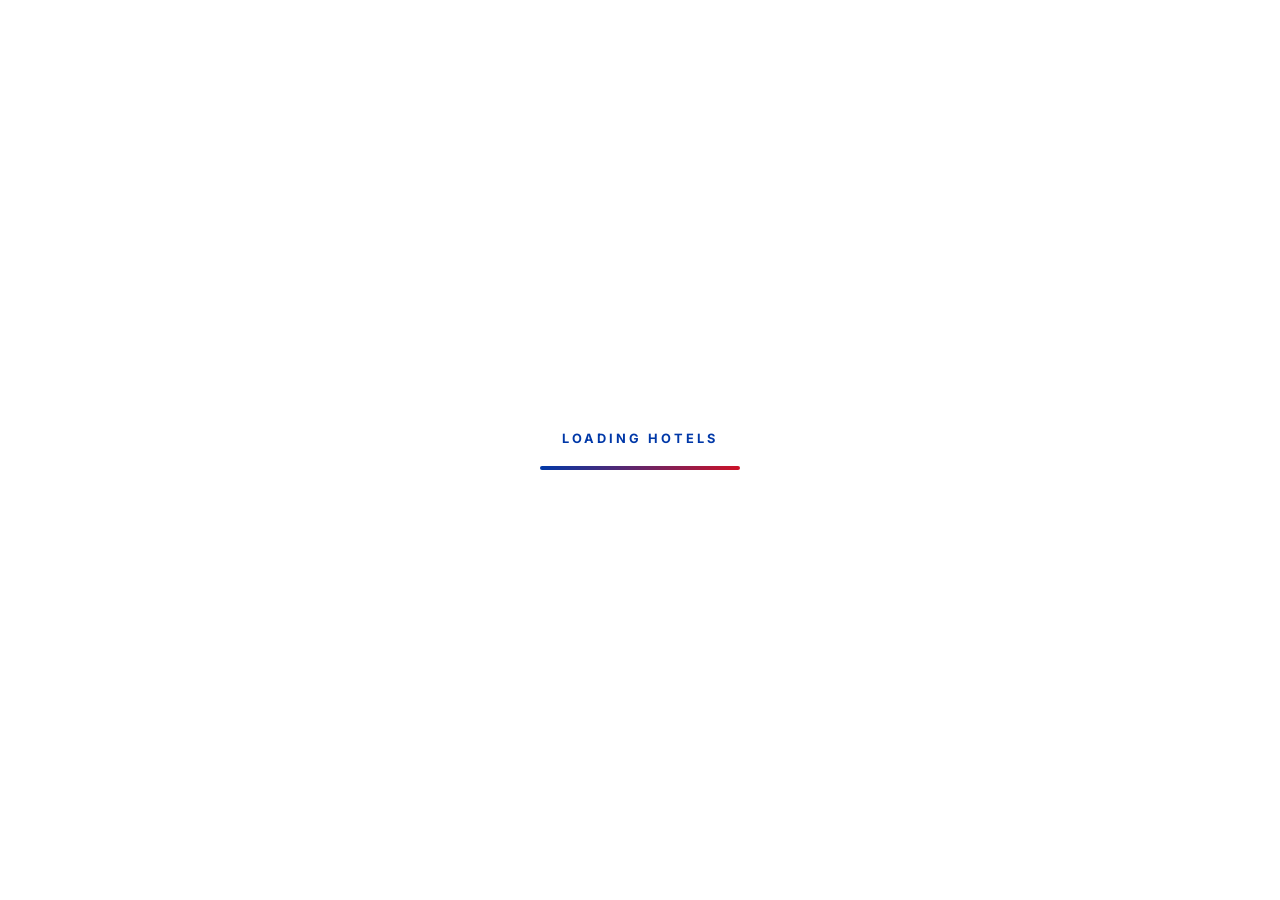
<file: hotels.html>
<!DOCTYPE html>
<html lang="en">
<head>
<meta charset="UTF-8" />
<meta name="viewport" content="width=device-width, initial-scale=1.0" />
<title>Hotels in La Union | ELYUNA</title>
<link rel="preconnect" href="https://fonts.googleapis.com" />
<link rel="preconnect" href="https://fonts.gstatic.com" crossorigin />
<link href="https://fonts.googleapis.com/css2?family=Inter:wght@400;500;600;700;800&display=swap" rel="stylesheet" />
<link rel="stylesheet" href="css/style.css" />
</head>
<body>
  <div class="bg-aura"></div>
  <div class="bg-grid"></div>

  <div id="loader">
    <div class="load-txt">Loading Hotels</div>
    <div class="load-bar"><i></i></div>
  </div>

  <nav>
    <a class="brand" href="index.html"><span class="dot"></span> <span><span class="b1">ELYU</span><span class="b2">NA</span></span></a>
    <button class="nav-toggle" aria-label="menu">&#9776;</button>
    <div class="nav-links">
      <a href="index.html">Tourist Spots</a>
      <a href="hotels.html" class="active">Hotels</a>
      <a href="index.html#intro">History</a>
      <span id="navAuth" style="display:contents"></span>
    </div>
  </nav>

  <header class="page-head">
    <div class="wrap">
      <h1>Hotels &amp; Resorts in <span class="accent">La Union</span></h1>
      <p>Find a place to stay near the beaches, then we'll suggest spots to explore around it.</p>
      <div class="search-box" style="margin-top:22px">
        <div class="searchbar">
          <svg class="search-ic" viewBox="0 0 24 24" width="18" height="18" fill="none" stroke="currentColor" stroke-width="2" stroke-linecap="round" stroke-linejoin="round" aria-hidden="true"><circle cx="11" cy="11" r="7"/><path d="M21 21l-4.3-4.3"/></svg>
          <input type="text" id="searchInput" placeholder="Search hotels by name, town, or type" aria-label="Search hotels" autocomplete="off" />
          <button type="button" class="search-btn" id="searchBtn">Search</button>
        </div>
        <div class="search-suggest" id="searchSuggest"></div>
      </div>
    </div>
  </header>

  <main class="cat-block">
    <div class="wrap">
      <div class="cat-head">
        <div>
          <div class="l-tag">Stay // Rest // Unwind</div>
          <h3>Where to Stay</h3>
        </div>
      </div>
      <p style="color:var(--muted);font-size:.84rem;margin:0 0 24px">
        Note: these are real La Union hotels. The nightly rates shown are sample figures for this project.
      </p>
      <div class="grid" id="hotelGrid"></div>
      <div class="empty" id="noResults" style="display:none">No hotels match your search.</div>
    </div>
  </main>

  <footer>
    <div class="wrap">
      <div class="f-title">Stay the night in <span class="accent">La Union</span></div>
      <p>Online Tour Guide &amp; Booking &bull; Reserve a hotel and discover nearby tourist spots.</p>
      <div class="f-nav">
        <a href="index.html">Spots</a><a href="hotels.html">Hotels</a><a href="trips.html">My Trips</a>
        <a href="login.html">Log in</a><a href="signup.html">Sign up</a>
      </div>
      <div class="credit">&copy; 2026 ELYUNA</div>
    </div>
  </footer>

  <div class="modal-back" id="modalBack"><div class="modal" id="modal"></div></div>

  <script src="js/app.js"></script>
  <script src="js/hotels.js"></script>
</body>
</html>
</file>
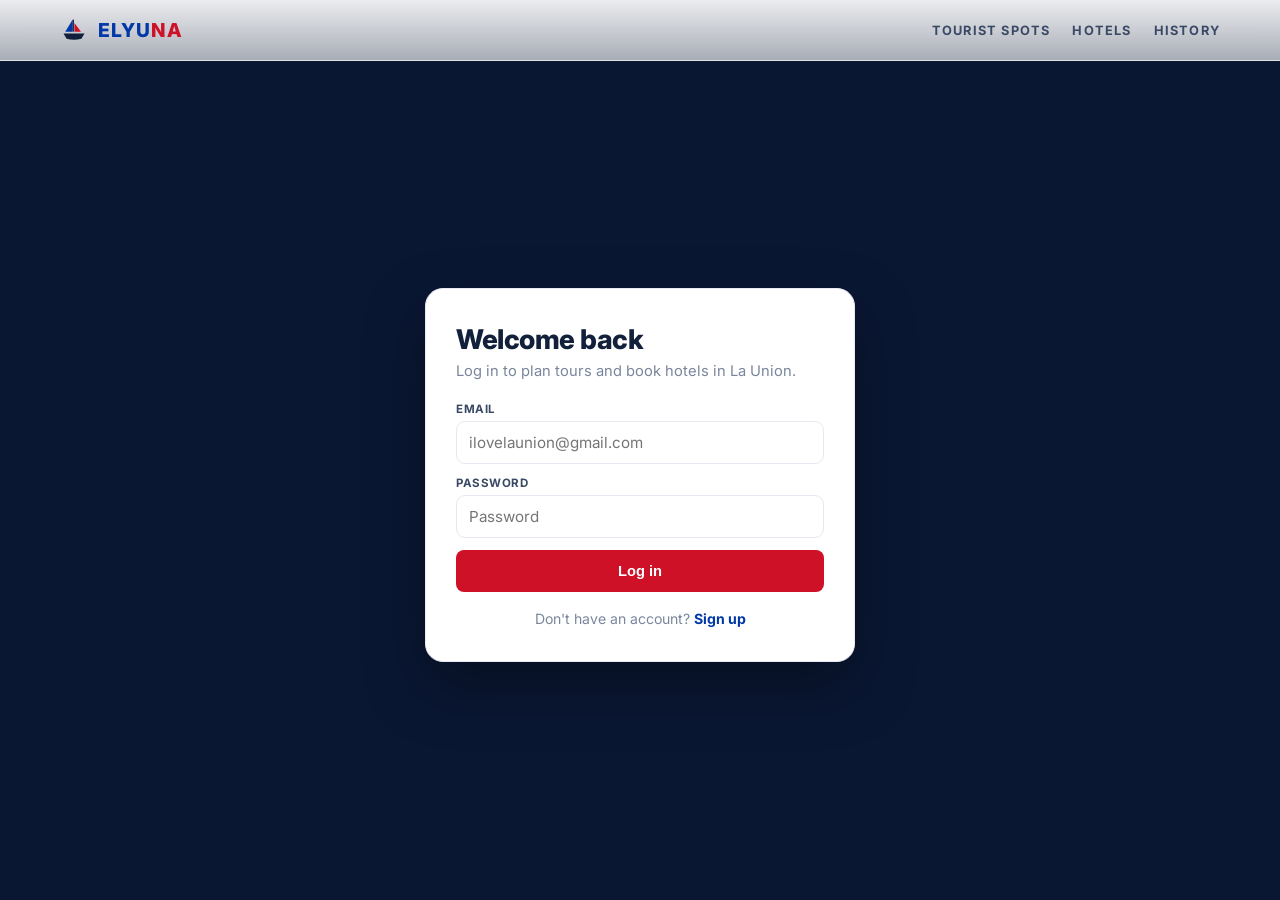
<file: login.html>
<!DOCTYPE html>
<html lang="en">
<head>
<meta charset="UTF-8" />
<meta name="viewport" content="width=device-width, initial-scale=1.0" />
<title>Log in | ELYUNA</title>
<link rel="preconnect" href="https://fonts.googleapis.com" />
<link rel="preconnect" href="https://fonts.gstatic.com" crossorigin />
<link href="https://fonts.googleapis.com/css2?family=Inter:wght@400;500;600;700;800&display=swap" rel="stylesheet" />
<link rel="stylesheet" href="css/style.css" />
</head>
<body>
  <div class="bg-aura"></div>
  <div class="bg-grid"></div>

  <nav>
    <a class="brand" href="index.html"><span class="dot"></span> <span><span class="b1">ELYU</span><span class="b2">NA</span></span></a>
    <div class="nav-links">
      <a href="index.html">Tourist Spots</a>
      <a href="hotels.html">Hotels</a>
      <a href="index.html#intro">History</a>
    </div>
  </nav>

  <div class="auth-wrap">
    <form class="auth-card" id="loginForm">
      <h1>Welcome back</h1>
      <p class="sub">Log in to plan tours and book hotels in La Union.</p>
      <div class="auth-err" id="err"></div>
      <div class="field">
        <label for="email">Email</label>
        <input type="email" id="email" placeholder="ilovelaunion@gmail.com" required />
      </div>
      <div class="field">
        <label for="password">Password</label>
        <input type="password" id="password" placeholder="Password" required />
      </div>
      <button type="submit" class="btn btn-red btn-block">Log in</button>
      <div class="auth-switch">Don't have an account? <a href="signup.html">Sign up</a></div>
    </form>
  </div>

  <script src="js/app.js"></script>
  <script>
    const form = document.getElementById("loginForm");
    const err = document.getElementById("err");
    form.addEventListener("submit", async function (e) {
      e.preventDefault();
      err.classList.remove("show");
      const email = document.getElementById("email").value;
      const password = document.getElementById("password").value;
      const res = await api("api/login.php", "POST", { email: email, password: password });
      if (!res.ok) {
        err.textContent = res.data.error || "Could not log in.";
        err.classList.add("show");
        return;
      }
      window.location.href = "trips.html";
    });
  </script>
</body>
</html>
</file>
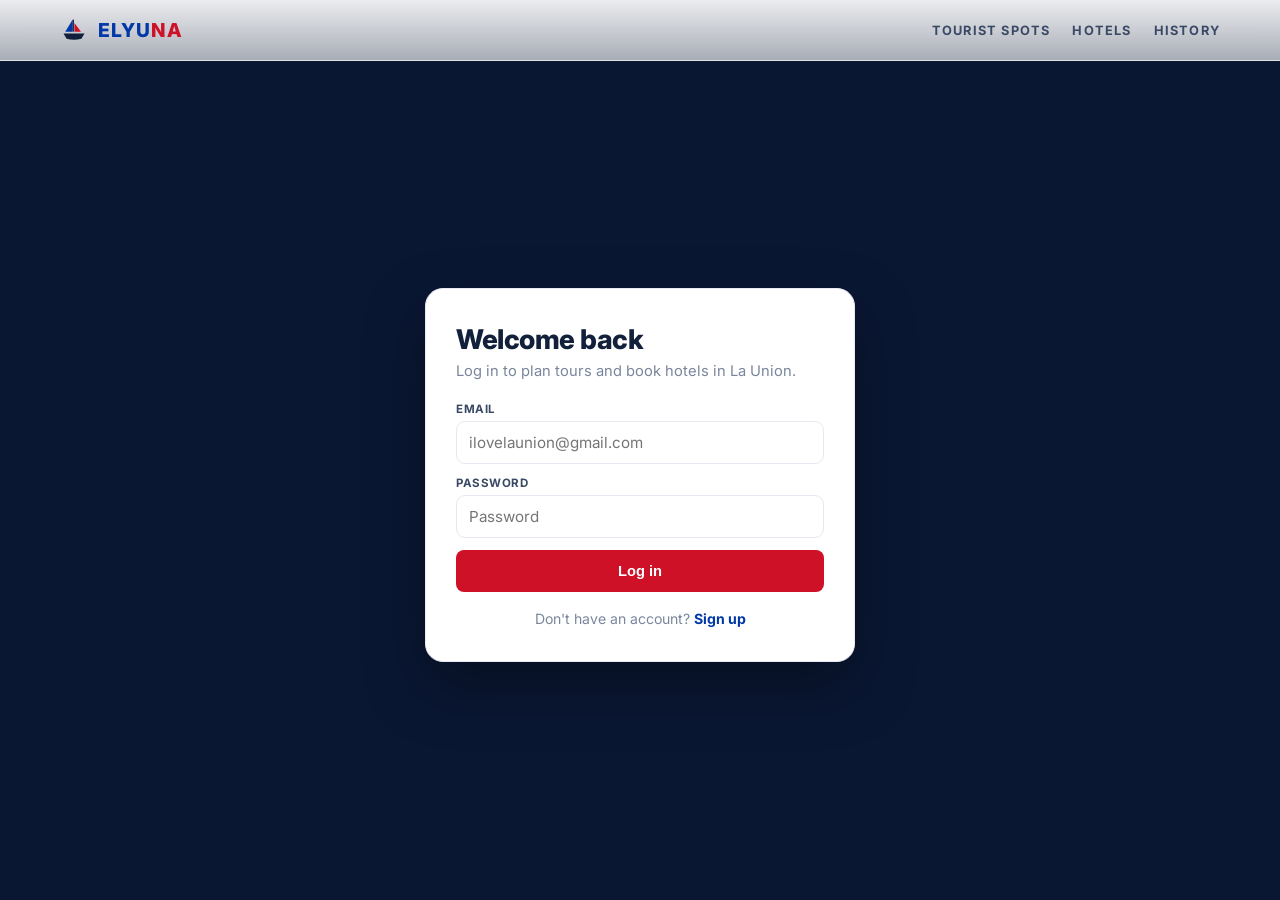
<file: profile.html>
<!DOCTYPE html>
<html lang="en">
<head>
<meta charset="UTF-8" />
<meta name="viewport" content="width=device-width, initial-scale=1.0" />
<title>My Profile | ELYUNA</title>
<link rel="preconnect" href="https://fonts.googleapis.com" />
<link rel="preconnect" href="https://fonts.gstatic.com" crossorigin />
<link href="https://fonts.googleapis.com/css2?family=Inter:wght@400;500;600;700;800&display=swap" rel="stylesheet" />
<link rel="stylesheet" href="css/style.css" />
</head>
<body>
  <div class="bg-aura"></div>
  <div class="bg-grid"></div>

  <nav>
    <a class="brand" href="index.html"><span class="dot"></span> <span><span class="b1">ELYU</span><span class="b2">NA</span></span></a>
    <button class="nav-toggle" aria-label="menu">&#9776;</button>
    <div class="nav-links">
      <a href="index.html">Tourist Spots</a>
      <a href="hotels.html">Hotels</a>
      <a href="index.html#intro">History</a>
      <span id="navAuth" style="display:contents"></span>
    </div>
  </nav>

  <div class="auth-wrap">
    <form class="auth-card" id="profileForm" style="width:min(480px,100%)">
      <h1>My Profile</h1>
      <p class="sub">Update your password below.</p>
      <div class="auth-err" id="err"></div>
      <div class="auth-ok" id="ok"></div>

      <div class="field">
        <label for="name">Full name</label>
        <input type="text" id="name" readonly />
      </div>
      <div class="field">
        <label for="email">Email</label>
        <input type="email" id="email" readonly />
      </div>

      <div style="border-top:1px solid var(--line); margin:18px 0; padding-top:16px">
        <p class="sub" style="margin:0 0 14px">Change password</p>
        <div class="field">
          <label for="password">New password</label>
          <input type="password" id="password" placeholder="New password" />
        </div>
        <ul class="pw-reqs" id="pwReqs">
          <li data-rule="len"><span class="tick"></span> At least 8 characters</li>
          <li data-rule="upper"><span class="tick"></span> One uppercase letter</li>
          <li data-rule="lower"><span class="tick"></span> One lowercase letter</li>
          <li data-rule="num"><span class="tick"></span> One number</li>
        </ul>
        <div class="field">
          <label for="confirm">Confirm new password</label>
          <input type="password" id="confirm" placeholder="Re-type new password" />
          <div class="match-hint" id="matchHint"></div>
        </div>
      </div>

      <button type="submit" class="btn btn-red btn-block">Save changes</button>
    </form>
  </div>

  <script src="js/app.js"></script>
  <script>
    const form = document.getElementById("profileForm");
    const err = document.getElementById("err");
    const ok = document.getElementById("ok");
    const nameInput = document.getElementById("name");
    const emailInput = document.getElementById("email");
    const pwInput = document.getElementById("password");
    const confirmInput = document.getElementById("confirm");
    const matchHint = document.getElementById("matchHint");
    const reqs = document.getElementById("pwReqs");

    // same rules the server checks (and the same live checklist as sign up).
    function checkPassword(pw) {
      return { len: pw.length >= 8, upper: /[A-Z]/.test(pw), lower: /[a-z]/.test(pw), num: /[0-9]/.test(pw) };
    }

    function updateMatch() {
      if (!confirmInput.value && !pwInput.value) { matchHint.textContent = ""; matchHint.className = "match-hint"; return; }
      if (confirmInput.value === pwInput.value) {
        matchHint.textContent = "Passwords match";
        matchHint.className = "match-hint ok";
      } else {
        matchHint.textContent = "Passwords do not match yet";
        matchHint.className = "match-hint bad";
      }
    }
    // update the live checklist as the user types, just like sign up.
    pwInput.addEventListener("input", function () {
      const result = checkPassword(pwInput.value);
      reqs.querySelectorAll("li").forEach(function (li) {
        const met = result[li.dataset.rule];
        li.classList.toggle("met", met);
        li.querySelector(".tick").innerHTML = met ? ICONS.check : "";
      });
      updateMatch();
    });
    confirmInput.addEventListener("input", updateMatch);

    form.addEventListener("submit", async function (e) {
      e.preventDefault();
      err.classList.remove("show");
      ok.classList.remove("show");
      if (pwInput.value) {
        const result = checkPassword(pwInput.value);
        if (!result.len || !result.upper || !result.lower || !result.num) {
          err.textContent = "Please meet all the password requirements below.";
          err.classList.add("show");
          return;
        }
        if (pwInput.value !== confirmInput.value) {
          err.textContent = "The new passwords do not match.";
          err.classList.add("show");
          return;
        }
      }
      const body = { name: nameInput.value, email: emailInput.value };
      if (pwInput.value) { body.password = pwInput.value; body.confirm = confirmInput.value; }
      const res = await api("api/profile.php", "POST", body);
      if (!res.ok) {
        err.textContent = res.data.error || "Could not save your changes.";
        err.classList.add("show");
        return;
      }
      ok.textContent = "Your profile has been updated.";
      ok.classList.add("show");
      pwInput.value = ""; confirmInput.value = ""; updateMatch();
      CURRENT_USER = res.data.user;
      renderNavUser();
    });

    window.addEventListener("load", async function () {
      setupNavToggle();
      await loadUser();
      if (!CURRENT_USER) { window.location.href = "login.html"; return; }
      renderNavUser();
      nameInput.value = CURRENT_USER.name;
      emailInput.value = CURRENT_USER.email;
    });
  </script>
</body>
</html>
</file>
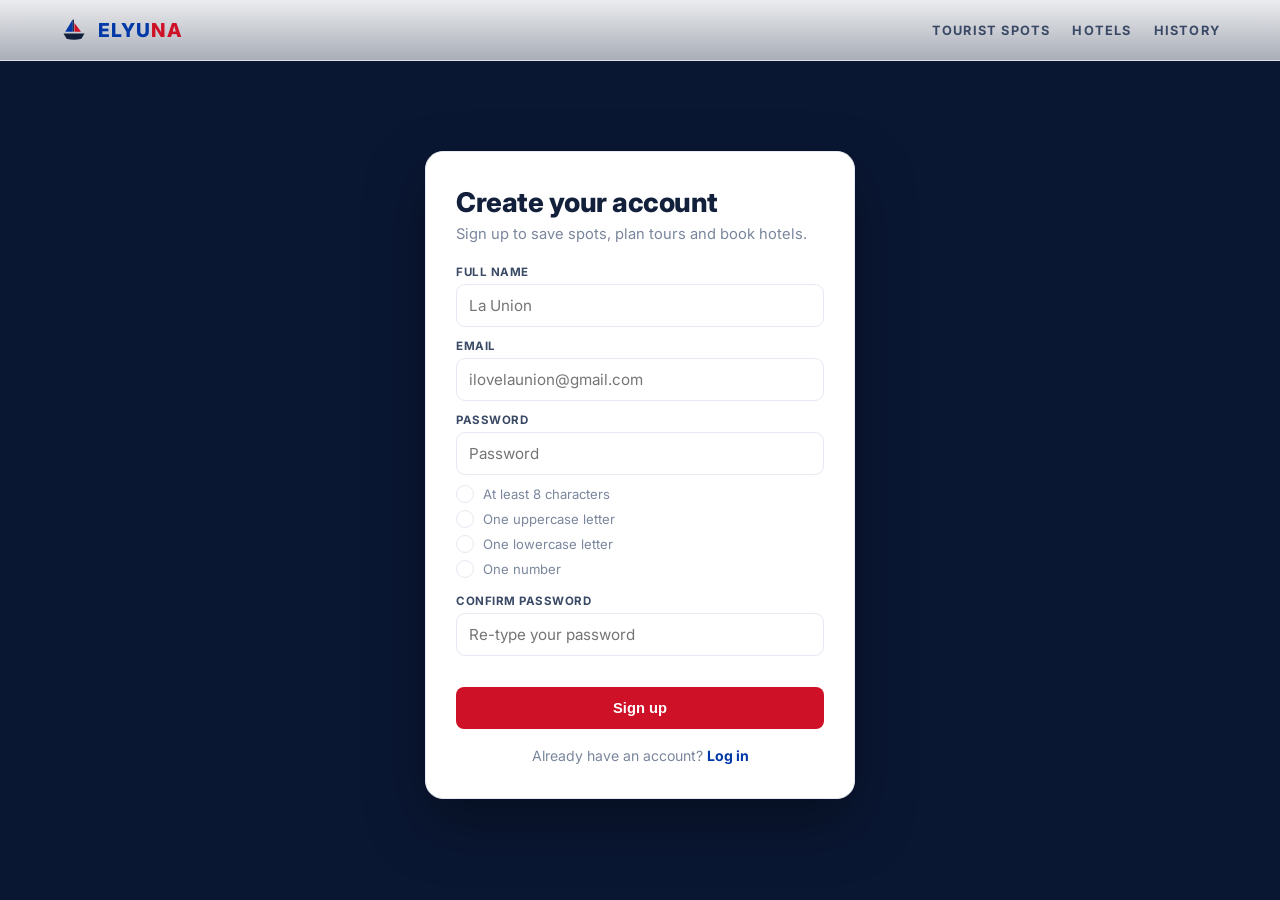
<file: signup.html>
<!DOCTYPE html>
<html lang="en">
<head>
<meta charset="UTF-8" />
<meta name="viewport" content="width=device-width, initial-scale=1.0" />
<title>Sign up | ELYUNA</title>
<link rel="preconnect" href="https://fonts.googleapis.com" />
<link rel="preconnect" href="https://fonts.gstatic.com" crossorigin />
<link href="https://fonts.googleapis.com/css2?family=Inter:wght@400;500;600;700;800&display=swap" rel="stylesheet" />
<link rel="stylesheet" href="css/style.css" />
</head>
<body>
  <div class="bg-aura"></div>
  <div class="bg-grid"></div>

  <nav>
    <a class="brand" href="index.html"><span class="dot"></span> <span><span class="b1">ELYU</span><span class="b2">NA</span></span></a>
    <div class="nav-links">
      <a href="index.html">Tourist Spots</a>
      <a href="hotels.html">Hotels</a>
      <a href="index.html#intro">History</a>
    </div>
  </nav>

  <div class="auth-wrap">
    <form class="auth-card" id="signupForm">
      <h1>Create your account</h1>
      <p class="sub">Sign up to save spots, plan tours and book hotels.</p>
      <div class="auth-err" id="err"></div>
      <div class="field">
        <label for="name">Full name</label>
        <input type="text" id="name" placeholder="La Union" required />
      </div>
      <div class="field">
        <label for="email">Email</label>
        <input type="email" id="email" placeholder="ilovelaunion@gmail.com" required />
      </div>
      <div class="field">
        <label for="password">Password</label>
        <input type="password" id="password" placeholder="Password" required />
      </div>
      <ul class="pw-reqs" id="pwReqs">
        <li data-rule="len"><span class="tick"></span> At least 8 characters</li>
        <li data-rule="upper"><span class="tick"></span> One uppercase letter</li>
        <li data-rule="lower"><span class="tick"></span> One lowercase letter</li>
        <li data-rule="num"><span class="tick"></span> One number</li>
      </ul>
      <div class="field">
        <label for="confirm">Confirm password</label>
        <input type="password" id="confirm" placeholder="Re-type your password" required />
        <div class="match-hint" id="matchHint"></div>
      </div>
      <button type="submit" class="btn btn-red btn-block">Sign up</button>
      <div class="auth-switch">Already have an account? <a href="login.html">Log in</a></div>
    </form>
  </div>

  <script src="js/app.js"></script>
  <script>
    const form = document.getElementById("signupForm");
    const err = document.getElementById("err");
    const pwInput = document.getElementById("password");
    const confirmInput = document.getElementById("confirm");
    const matchHint = document.getElementById("matchHint");
    const reqs = document.getElementById("pwReqs");

    // Show whether the confirm field matches as the user types.
    function updateMatch() {
      if (!confirmInput.value) { matchHint.textContent = ""; matchHint.className = "match-hint"; return; }
      if (confirmInput.value === pwInput.value) {
        matchHint.textContent = "Passwords match";
        matchHint.className = "match-hint ok";
      } else {
        matchHint.textContent = "Passwords do not match yet";
        matchHint.className = "match-hint bad";
      }
    }
    confirmInput.addEventListener("input", updateMatch);

    // The same rules the server checks. Returns which ones currently pass.
    function checkPassword(pw) {
      return {
        len: pw.length >= 8,
        upper: /[A-Z]/.test(pw),
        lower: /[a-z]/.test(pw),
        num: /[0-9]/.test(pw)
      };
    }

    // Update the little checklist live as the user types.
    pwInput.addEventListener("input", function () {
      const result = checkPassword(pwInput.value);
      reqs.querySelectorAll("li").forEach(function (li) {
        const ok = result[li.dataset.rule];
        li.classList.toggle("met", ok);
        li.querySelector(".tick").innerHTML = ok ? ICONS.check : "";
      });
      updateMatch();
    });

    form.addEventListener("submit", async function (e) {
      e.preventDefault();
      err.classList.remove("show");
      const name = document.getElementById("name").value;
      const email = document.getElementById("email").value;
      const password = pwInput.value;
      const confirm = confirmInput.value;

      // Don't even send it if the password doesn't meet the rules yet.
      const result = checkPassword(password);
      if (!result.len || !result.upper || !result.lower || !result.num) {
        err.textContent = "Please meet all the password requirements below.";
        err.classList.add("show");
        return;
      }
      if (password !== confirm) {
        err.textContent = "The passwords do not match.";
        err.classList.add("show");
        return;
      }
      const res = await api("api/signup.php", "POST", { name: name, email: email, password: password, confirm: confirm });
      if (!res.ok) {
        err.textContent = res.data.error || "Could not sign up.";
        err.classList.add("show");
        return;
      }
      window.location.href = "trips.html";
    });
  </script>
</body>
</html>
</file>
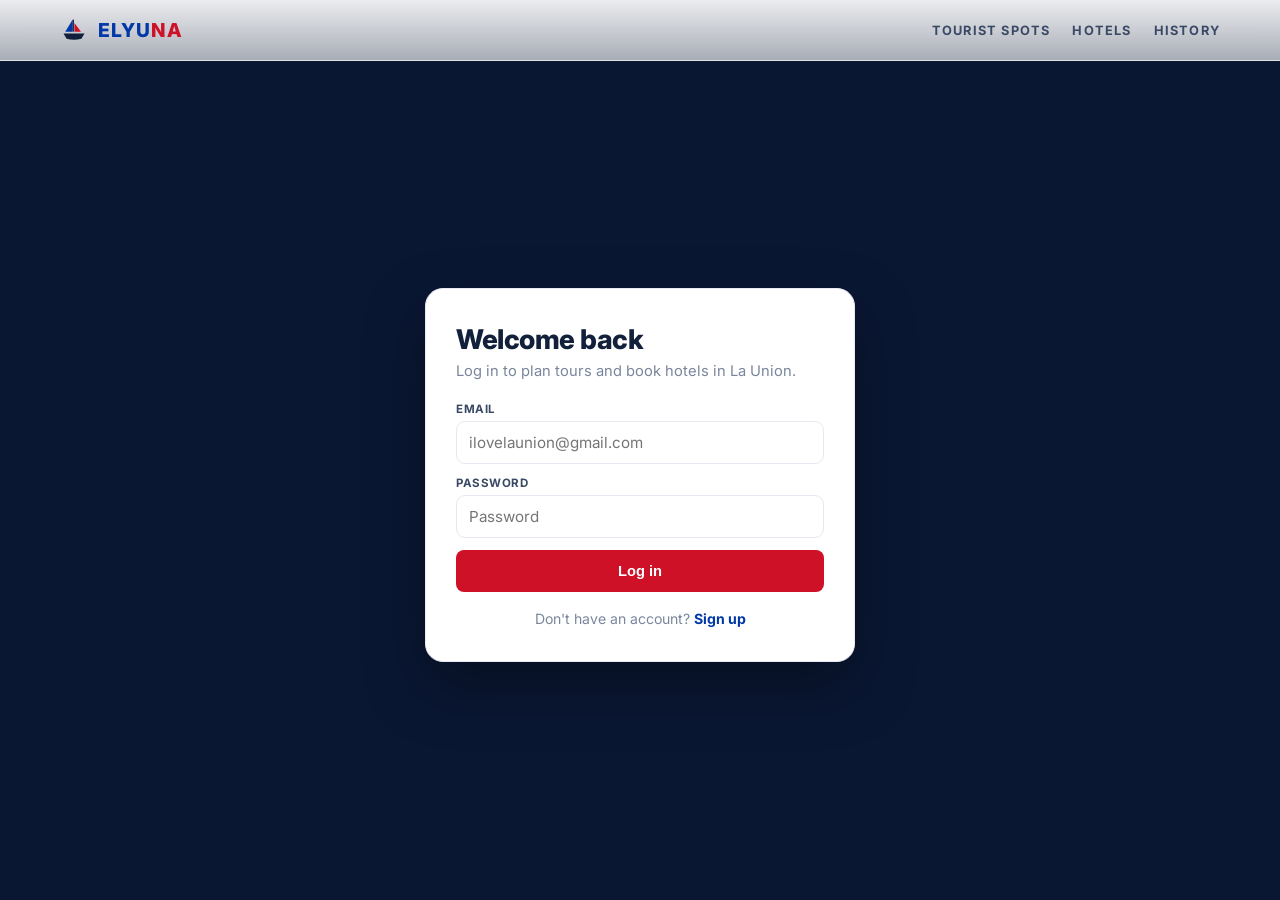
<file: trips.html>
<!DOCTYPE html>
<html lang="en">
<head>
<meta charset="UTF-8" />
<meta name="viewport" content="width=device-width, initial-scale=1.0" />
<title>My Trips | ELYUNA</title>
<link rel="preconnect" href="https://fonts.googleapis.com" />
<link rel="preconnect" href="https://fonts.gstatic.com" crossorigin />
<link href="https://fonts.googleapis.com/css2?family=Inter:wght@400;500;600;700;800&display=swap" rel="stylesheet" />
<link rel="stylesheet" href="css/style.css" />
</head>
<body>
  <div class="bg-aura"></div>
  <div class="bg-grid"></div>

  <div id="loader">
    <div class="load-txt">Loading Your Trips</div>
    <div class="load-bar"><i></i></div>
  </div>

  <nav>
    <a class="brand" href="index.html"><span class="dot"></span> <span><span class="b1">ELYU</span><span class="b2">NA</span></span></a>
    <button class="nav-toggle" aria-label="menu">&#9776;</button>
    <div class="nav-links">
      <a href="index.html">Tourist Spots</a>
      <a href="hotels.html">Hotels</a>
      <a href="index.html#intro">History</a>
      <span id="navAuth" style="display:contents"></span>
    </div>
  </nav>

  <header class="page-head">
    <div class="wrap">
      <h1>My Trips</h1>
      <p id="welcomeLine">Your saved spots, planned tours and hotel reservations.</p>
    </div>
  </header>

  <main class="wrap">
    <div class="tabs">
      <div class="tab active" data-tab="bookings">Bookings</div>
      <div class="tab" data-tab="saved">Saved</div>
    </div>

    <div class="panel show" id="panel-bookings"></div>
    <div class="panel" id="panel-saved"></div>
  </main>

  <div class="modal-back" id="modalBack"><div class="modal" id="modal"></div></div>

  <script src="js/app.js"></script>
  <script src="js/trips.js"></script>
</body>
</html>
</file>
<file: css/style.css>
/* Shared styles for the La Union Tour site.
   Layout/structure is based on our tour-guide mockup (big hero, count-up
   stats, category blocks, glass cards, modal). The colors come from the
   La Union / Philippine flag posters: red, royal blue, gold and white.
   Font is Inter (taken from our Klook mockup). */

:root {
  --red:      #ce1126;
  --red-d:    #a60d1d;
  --blue:     #0038a8;
  --blue-d:   #002a7a;
  --gold:     #f5a800;
  --ink:      #13203b;
  --ink-soft: #3a4a66;
  --muted:    #7a869c;
  --line:     #e6e9f1;
  --bg:       #ffffff;
  --bg-soft:  #f4f7fc;
  --star:     #f5a623;
  --green:    #0a8754;
  --grad-text:  linear-gradient(100deg, #0038a8 0%, #2f5bd0 45%, #ce1126 105%);
  --grad-brand: linear-gradient(120deg, #0038a8, #ce1126);
  --panel:      #ffffff;
  --panel-line: #e6e9f1;
  /* placeholder card colors per category */
  --c-beaches:   #0038a8;
  --c-mountains: #1c2f6b;
  --c-food:      #ce1126;
  --c-culture:   #c98a1a;
}

* { margin: 0; padding: 0; box-sizing: border-box; }
html { scroll-behavior: smooth; scroll-padding-top: 80px; }
body {
  background: var(--bg);
  color: var(--ink);
  font-family: 'Inter', system-ui, sans-serif;
  -webkit-font-smoothing: antialiased;
  overflow-x: hidden;
}
::selection { background: var(--red); color: #fff; }
a { color: inherit; text-decoration: none; }
img { display: block; }

/* soft background auras + faint grid (light version of the mockup's glow layer) */
.bg-aura {
  position: fixed; inset: 0; z-index: -2;
  background:
    radial-gradient(55% 45% at 12% 8%, rgba(0,56,168,0.10), transparent 60%),
    radial-gradient(50% 40% at 88% 14%, rgba(206,17,38,0.08), transparent 60%),
    radial-gradient(60% 55% at 50% 105%, rgba(245,168,0,0.07), transparent 60%),
    var(--bg);
}
.bg-grid {
  position: fixed; inset: 0; z-index: -1; opacity: 0.5;
  background-image:
    linear-gradient(rgba(19,32,59,0.04) 1px, transparent 1px),
    linear-gradient(90deg, rgba(19,32,59,0.04) 1px, transparent 1px);
  background-size: 54px 54px;
  mask-image: radial-gradient(circle at 50% 25%, #000 25%, transparent 78%);
  -webkit-mask-image: radial-gradient(circle at 50% 25%, #000 25%, transparent 78%);
}

/* ---------------- Nav ---------------- */
nav {
  position: fixed; top: 0; left: 0; right: 0; z-index: 50;
  display: flex; align-items: center; justify-content: space-between;
  padding: 16px clamp(18px, 5vw, 60px);
  backdrop-filter: blur(10px);
  background: linear-gradient(180deg, rgba(255,255,255,0.92), rgba(255,255,255,0.65));
  border-bottom: 1px solid rgba(19,32,59,0.06);
}
.brand {
  font-weight: 800; font-size: 1.2rem; letter-spacing: 1px; color: var(--ink);
  display: flex; align-items: center; gap: 10px;
}
.brand-logo { width: 28px; height: 28px; flex: 0 0 auto; }
.brand .b1 { color: var(--blue); }
.brand .b2 { color: var(--red); }
.nav-links { display: flex; gap: 22px; align-items: center; }
.nav-links a {
  color: var(--ink-soft); font-size: .8rem; font-weight: 700; letter-spacing: 1.2px;
  text-transform: uppercase; position: relative; transition: color .25s;
}
.nav-links a::after {
  content: ''; position: absolute; left: 0; bottom: -6px; height: 2px; width: 0;
  background: var(--grad-brand); transition: width .3s;
}
.nav-links a:hover { color: var(--ink); }
.nav-links a:hover::after { width: 100%; }
.nav-links a.active { color: var(--red); }

/* nav hover menus (categories under Tourist Spots, types under Hotels) */
.nav-item { position: relative; display: inline-flex; align-items: center; }
.nav-drop {
  position: absolute; top: 100%; left: 50%; transform: translateX(-50%); min-width: 210px;
  background: #fff; border: 1px solid var(--line); border-radius: 10px; box-shadow: 0 12px 30px rgba(19,32,59,.16);
  padding: 6px; margin-top: 10px; display: none; z-index: 60;
}
.nav-drop::before { content: ''; position: absolute; top: -12px; left: 0; right: 0; height: 12px; }
.nav-item:hover .nav-drop, .nav-item:focus-within .nav-drop { display: block; }
.nav-links .nav-drop a {
  display: block; padding: 9px 12px; border-radius: 7px; font-size: .84rem; font-weight: 600;
  color: var(--ink); text-transform: none; letter-spacing: 0;
}
.nav-links .nav-drop a::after { display: none; }
.nav-links .nav-drop a:hover { background: var(--bg-soft); color: var(--blue); }
.nav-cta { color: #fff !important; background: var(--red); padding: 9px 16px; border-radius: 7px; letter-spacing: 1px; }
.nav-cta::after { display: none; }
.nav-cta:hover { background: var(--red-d); color: #fff !important; }
.nav-ghost { border: 1px solid var(--line); padding: 9px 16px; border-radius: 7px; }
.nav-ghost::after { display: none; }
.nav-user { font-weight: 700; color: var(--blue); font-size: .8rem; text-transform: none; letter-spacing: 0; }
.nav-user::after { display: none; }

/* account dropdown */
.acct { position: relative; display: inline-block; }
.acct-btn {
  display: inline-flex; align-items: center; gap: 7px; background: #fff; border: 1px solid var(--line);
  border-radius: 7px; padding: 8px 14px; font-family: inherit; font-weight: 700; font-size: .8rem;
  letter-spacing: 1px; text-transform: uppercase; color: var(--blue); cursor: pointer;
}
.acct-btn:hover { border-color: var(--blue); }
.acct-btn::after {
  content: ''; width: 0; height: 0; border-left: 4px solid transparent; border-right: 4px solid transparent;
  border-top: 5px solid currentColor;
}
.acct-drop {
  position: absolute; top: calc(100% + 8px); right: 0; background: #fff; border: 1px solid var(--line);
  border-radius: 10px; box-shadow: 0 12px 30px rgba(19,32,59,.14); min-width: 190px; padding: 6px; display: none; z-index: 60;
}
.acct-drop.open { display: block; }
.nav-links .acct-drop a {
  display: block; padding: 10px 12px; border-radius: 7px; font-size: .86rem; font-weight: 600;
  color: var(--ink); text-transform: none; letter-spacing: 0;
}
.nav-links .acct-drop a::after { display: none; }
.nav-links .acct-drop a:hover { background: var(--bg-soft); color: var(--blue); }

/* saved (heart) icon button in the nav */
.nav-links a.nav-icon { position: relative; display: inline-flex; align-items: center; color: var(--ink-soft); padding: 4px 2px; }
.nav-links a.nav-icon::after { display: none; }
.nav-links a.nav-icon:hover { color: var(--red); }
.saved-count {
  display: none; position: absolute; top: -5px; right: -7px; min-width: 16px; height: 16px;
  padding: 0 4px; box-sizing: border-box; border-radius: 9px; background: var(--red); color: #fff;
  font-size: .62rem; font-weight: 800; line-height: 16px; text-align: center;
}
.saved-count.show { display: block; }

/* generic inline icon alignment */
.ic { vertical-align: middle; }
.card-rating .ic, .modal-rating .ic { vertical-align: -2px; margin-right: 3px; }
.nav-toggle { display: none; background: none; border: 0; color: var(--ink); font-size: 1.6rem; cursor: pointer; }

/* ---------------- Buttons ---------------- */
/* Flat, solid buttons like a real booking site (no gradients, glow or hover-lift). */
.btn {
  font-weight: 700; font-size: .92rem;
  cursor: pointer; padding: 13px 26px; border: 0; border-radius: 8px; text-decoration: none;
  display: inline-flex; align-items: center; justify-content: center; gap: 8px;
  transition: background-color .15s, border-color .15s, color .15s; color: #fff;
}
.btn-primary { background: var(--blue); }
.btn-primary:hover { background: var(--blue-d); }
.btn-red { background: var(--red); }
.btn-red:hover { background: var(--red-d); }
.btn-blue { background: var(--blue); }
.btn-blue:hover { background: var(--blue-d); }
.btn-ghost { background: #fff; border: 1px solid var(--line); color: var(--blue); }
.btn-ghost:hover { background: var(--bg-soft); border-color: var(--blue); }
.btn-block { width: 100%; }

/* ---------------- Hero (video background) ---------------- */
.hero {
  position: relative; height: 100vh; min-height: 620px; width: 100%; overflow: hidden;
  background: var(--grad-brand); /* fallback shown until/if the video loads */
}
.hero-video {
  position: absolute; inset: 0; width: 100%; height: 100%; object-fit: cover; z-index: 0;
}
/* darkening overlay so the hero text stays readable over the video */
.hero-shade {
  position: absolute; inset: 0; z-index: 1;
  background:
    linear-gradient(180deg, rgba(8,20,45,0.55) 0%, rgba(8,20,45,0.32) 38%, rgba(8,20,45,0.62) 100%),
    linear-gradient(110deg, rgba(0,56,168,0.30), rgba(206,17,38,0.22));
}
.hero-overlay {
  position: absolute; inset: 0; z-index: 2;
  display: flex; flex-direction: column; align-items: center; justify-content: center;
  text-align: center; padding: 0 20px; pointer-events: none;
}
.hero-overlay > * { animation: heroIn .9s cubic-bezier(.2,.7,.2,1) both; }
.hero-kicker { animation-delay: .15s; }
.hero-title { animation-delay: .3s; }
.hero-sub { animation-delay: .5s; }
.hero-cta { animation-delay: .7s; }
@keyframes heroIn { from { opacity: 0; transform: translateY(22px); } to { opacity: 1; transform: none; } }
.hero-kicker {
  font-weight: 700; letter-spacing: 5px; font-size: clamp(.7rem, 2vw, .92rem);
  color: var(--gold); text-transform: uppercase; margin-bottom: 14px;
  text-shadow: 0 2px 14px rgba(0,0,0,.45);
}
.hero-title {
  font-weight: 800; font-size: clamp(3.2rem, 14vw, 10rem); line-height: .92;
  color: #fff; text-transform: uppercase; letter-spacing: -2px;
  text-shadow: 0 6px 34px rgba(0,0,0,.45);
}
.hero-sub {
  margin-top: 18px; max-width: 560px; color: rgba(255,255,255,0.92);
  font-size: clamp(.95rem, 2.4vw, 1.12rem); line-height: 1.55;
  text-shadow: 0 2px 18px rgba(0,0,0,.5);
}
.hero-cta { pointer-events: auto; margin-top: 32px; display: inline-flex; gap: 14px; flex-wrap: wrap; justify-content: center; }
.scroll-hint {
  position: absolute; bottom: 26px; left: 50%; transform: translateX(-50%); z-index: 3;
  color: rgba(255,255,255,0.85); font-size: .68rem; letter-spacing: 3px; text-transform: uppercase;
  display: flex; flex-direction: column; align-items: center; gap: 8px;
}
.scroll-hint .mouse { width: 22px; height: 36px; border: 2px solid rgba(255,255,255,0.7); border-radius: 12px; position: relative; }
.scroll-hint .mouse::after {
  content: ''; position: absolute; top: 6px; left: 50%; transform: translateX(-50%);
  width: 3px; height: 7px; background: #fff; border-radius: 2px; animation: wheel 1.5s infinite;
}
@keyframes wheel { 0% { opacity: 1; top: 6px; } 100% { opacity: 0; top: 18px; } }

/* ---------------- Sections ---------------- */
section { position: relative; z-index: 2; }
.wrap { max-width: 1240px; margin: 0 auto; padding: 0 clamp(18px, 5vw, 48px); }

.intro { padding: clamp(80px, 14vh, 150px) 0; text-align: center; }
.intro h2 { font-weight: 800; font-size: clamp(1.8rem, 5vw, 3rem); color: var(--ink); line-height: 1.06; margin-bottom: 20px; }
.intro h2 .accent { background: var(--grad-text); -webkit-background-clip: text; background-clip: text; color: transparent; }
.intro p { max-width: 680px; margin: 0 auto; color: var(--ink-soft); font-size: 1.06rem; line-height: 1.7; }
.stats { display: flex; flex-wrap: wrap; justify-content: center; gap: clamp(24px, 6vw, 72px); margin-top: 50px; }
.stat .num { font-weight: 800; font-size: clamp(2.2rem, 6vw, 3.4rem); background: var(--grad-text); -webkit-background-clip: text; background-clip: text; color: transparent; }
.stat .lbl { color: var(--muted); letter-spacing: 2px; text-transform: uppercase; font-size: .72rem; font-weight: 600; margin-top: 4px; }

/* search bar + suggestions dropdown */
.search-sec { padding: clamp(40px, 7vh, 72px) 0 clamp(34px, 5vh, 52px); position: relative; z-index: 30; }
.search-box { position: relative; max-width: 680px; margin: 0 auto; }
.searchbar { display: flex; align-items: center; gap: 12px; background: #fff; border: 1.5px solid #cdd5e2; border-radius: 14px; padding: 6px 6px 6px 20px; box-shadow: 0 8px 22px rgba(19,32,59,.10); }
.searchbar:focus-within { border-color: var(--blue); box-shadow: 0 8px 22px rgba(0,56,168,.16); }
.searchbar .search-ic { color: var(--muted); flex: 0 0 auto; }
.searchbar input { flex: 1; border: 0; outline: 0; background: transparent; font-family: inherit; font-size: 1.08rem; color: var(--ink); padding: 14px 6px; }
.search-btn { flex: 0 0 auto; background: var(--blue); color: #fff; border: 0; border-radius: 10px; padding: 13px 26px; font-family: inherit; font-weight: 700; font-size: .95rem; cursor: pointer; transition: background-color .15s; }
.search-btn:hover { background: var(--blue-d); }

.search-suggest {
  position: absolute; top: calc(100% + 6px); left: 0; right: 0; background: #fff;
  border: 1px solid var(--line); border-radius: 12px; box-shadow: 0 12px 30px rgba(19,32,59,.16);
  overflow: hidden; z-index: 40; display: none; text-align: left;
}
.search-suggest.open { display: block; }
.suggest-row { display: flex; align-items: center; gap: 10px; padding: 12px 16px; cursor: pointer; border-bottom: 1px solid var(--line); }
.suggest-row:last-child { border-bottom: 0; }
.suggest-row:hover { background: var(--bg-soft); }
.suggest-row .sr-name { font-weight: 600; font-size: .92rem; color: var(--ink); }
.suggest-row .sr-meta { color: var(--muted); font-size: .8rem; margin-left: auto; }
.suggest-empty { padding: 14px 16px 6px; color: var(--muted); font-size: .86rem; }
.suggest-chips { display: flex; gap: 8px; flex-wrap: wrap; padding: 8px 16px 14px; }
.suggest-chip { background: var(--bg-soft); border: 1px solid var(--line); border-radius: 20px; padding: 6px 12px; font-size: .8rem; font-weight: 600; cursor: pointer; color: var(--ink); }
.suggest-chip:hover { border-color: var(--blue); color: var(--blue); }

/* Full-width "chapter" sections that read clearly as you scroll (Apple-style). */
.cat-block { padding: 0 0 clamp(50px, 9vh, 96px); }
/* inline header for the hotels list (title on the left, count on the right). */
.cat-head { display: flex; align-items: center; justify-content: space-between; gap: 16px; margin: clamp(28px, 5vh, 56px) 0 14px; }
.cat-head .l-tag { font-weight: 700; letter-spacing: 4px; font-size: .72rem; color: var(--blue); text-transform: uppercase; }
.cat-head h3 { font-weight: 800; font-size: clamp(1.8rem, 4vw, 2.6rem); letter-spacing: -1px; color: var(--ink); margin-top: 12px; }
.cat-hero {
  text-align: center; padding: clamp(64px, 13vh, 150px) 22px clamp(40px, 7vh, 80px);
  display: flex; flex-direction: column; align-items: center; gap: 10px; margin-bottom: clamp(30px, 5vh, 56px);
}
/* Every section header is a photo band with a dark overlay + white text. */
.cat-hero { color: #fff; background-color: var(--ink); }
.cat-hero .l-tag { font-weight: 700; letter-spacing: 4px; font-size: .72rem; color: var(--gold); text-transform: uppercase; }
.cat-hero h3 { font-weight: 800; color: #fff; font-size: clamp(2.3rem, 7vw, 4.4rem); line-height: 1.02; letter-spacing: -2px; text-shadow: 0 4px 24px rgba(0,0,0,.45); }
.cat-hero .cat-sub { color: rgba(255,255,255,.9); font-size: clamp(1rem, 2.5vw, 1.2rem); }

/* a representative photo per category */
.cat-beaches  .cat-hero { background-image: linear-gradient(rgba(8,20,45,.42), rgba(8,20,45,.58)), url('../img/beach/urbiztondo.jpeg'); background-size: cover; background-position: center; }
.cat-mountains .cat-hero { background-image: linear-gradient(rgba(8,20,45,.45), rgba(8,20,45,.6)), url('../img/mountains/mount-mugong.jpg'); background-size: cover; background-position: center; }
.cat-food     .cat-hero { background-image: linear-gradient(rgba(8,20,45,.45), rgba(8,20,45,.6)), url('../img/food/sunset.jpg'); background-size: cover; background-position: center; }
.cat-culture  .cat-hero { background-image: linear-gradient(rgba(8,20,45,.42), rgba(8,20,45,.58)), url('../img/culture/ma-cho-temple.jpg'); background-size: cover; background-position: center; }
.cat-stay     .cat-hero { background-image: linear-gradient(rgba(8,20,45,.45), rgba(8,20,45,.6)), url('../hotel/salt.webp'); background-size: cover; background-position: center; }
/* search box sitting inside the beaches & falls banner */
.hero-search { width: 100%; max-width: 680px; margin: 0 auto 42px; position: relative; z-index: 30; }
.cat-block.has-search { position: relative; z-index: 40; }
/* balanced, roomy space above and below the search inside the beaches banner */
.cat-block.has-search .cat-hero { padding-top: clamp(46px, 6.5vh, 70px); }

/* each section keeps its own background; only the header band is a photo */
.cat-mountains { background: #0a1733; }
.cat-food { background: #f5f5f7; }
.cat-culture { background: #fbf2e2; }
.cat-stay { background: #eef2fb; }

.grid { display: grid; grid-template-columns: repeat(auto-fill, minmax(290px, 1fr)); gap: 22px; }

.grid { display: grid; grid-template-columns: repeat(auto-fill, minmax(290px, 1fr)); gap: 22px; }

/* ---------------- Cards ---------------- */
.card {
  position: relative; border-radius: 14px; overflow: hidden; cursor: pointer;
  background: var(--panel); border: 1px solid var(--panel-line);
  box-shadow: 0 6px 18px rgba(19,32,59,.05);
  transition: transform .35s cubic-bezier(.2,.7,.2,1), box-shadow .35s, border-color .35s;
  display: flex; flex-direction: column; min-height: 340px;
}
.card:hover { transform: translateY(-8px); border-color: var(--blue); box-shadow: 0 18px 44px rgba(0,56,168,.16); }
.card-visual { height: 168px; position: relative; overflow: hidden; }
.card-visual .ph { position: absolute; inset: 0; }
.card-visual img { position: absolute; inset: 0; width: 100%; height: 100%; object-fit: cover; }
.card-visual::after { content: ''; position: absolute; inset: 0; background: linear-gradient(180deg, transparent 45%, rgba(19,32,59,.45)); }
.card-type {
  position: absolute; top: 12px; left: 12px; z-index: 2; font-size: .64rem; letter-spacing: 1.5px;
  text-transform: uppercase; font-weight: 700; padding: 5px 10px; border-radius: 5px; color: #fff;
  background: rgba(0,56,168,.85); backdrop-filter: blur(4px);
}
.badge-fav {
  position: absolute; top: 10px; right: 10px; z-index: 2; width: 34px; height: 34px; border-radius: 50%;
  background: rgba(255,255,255,.95); display: grid; place-items: center; font-size: 1.05rem;
  color: var(--muted); border: 0; cursor: pointer; transition: transform .15s, color .2s;
}
.badge-fav:hover { transform: scale(1.1); }
.badge-fav.saved { color: var(--red); }
/* inside a detail modal the heart sits top-left, clear of the close button */
.modal-visual .badge-fav { top: 14px; left: 14px; right: auto; width: 38px; height: 38px; }
.card-body { padding: 18px 18px 20px; display: flex; flex-direction: column; flex: 1; }
.card-body h4 { font-weight: 800; font-size: 1.16rem; color: var(--ink); line-height: 1.12; }
.card-town { color: var(--blue); font-size: .72rem; letter-spacing: 1.4px; text-transform: uppercase; font-weight: 600; margin: 4px 0 10px; }
.card-about { color: var(--ink-soft); font-size: .88rem; line-height: 1.55; flex: 1; display: -webkit-box; -webkit-line-clamp: 3; -webkit-box-orient: vertical; overflow: hidden; }
.card-foot { display: flex; align-items: center; justify-content: space-between; margin-top: 14px; }
.card-price { font-size: .85rem; color: var(--ink); font-weight: 700; }
.card-price .peso { color: var(--red); }
.card-price .free { color: var(--green); }
.card-more { font-size: .68rem; letter-spacing: 1.4px; text-transform: uppercase; color: var(--red); font-weight: 700; }
.card-rating { color: var(--star); font-weight: 700; font-size: .8rem; }

/* ---------------- Modal ---------------- */
.modal-back {
  position: fixed; inset: 0; z-index: 100; background: rgba(19,32,59,.45);
  backdrop-filter: blur(5px); display: flex; align-items: center; justify-content: center;
  padding: 20px; opacity: 0; pointer-events: none; transition: opacity .3s;
}
.modal-back.open { opacity: 1; pointer-events: auto; }
.modal {
  width: min(620px, 100%); max-height: 90vh; overflow-y: auto; border-radius: 16px; background: #fff;
  border: 1px solid var(--panel-line); box-shadow: 0 30px 70px rgba(19,32,59,.28);
  transform: translateY(26px) scale(.97); transition: transform .35s cubic-bezier(.2,.7,.2,1);
}
.modal-back.open .modal { transform: translateY(0) scale(1); }
.modal-visual { height: 200px; position: relative; }
.modal-visual img { width: 100%; height: 100%; object-fit: cover; }
.modal-visual .ph { position: absolute; inset: 0; }
.modal-close {
  position: absolute; top: 14px; right: 14px; z-index: 3; width: 38px; height: 38px; border-radius: 50%;
  border: 0; background: rgba(255,255,255,.95); color: var(--ink); font-size: 1.2rem; cursor: pointer;
  transition: background .2s, transform .2s;
}
.modal-close:hover { background: var(--red); color: #fff; transform: rotate(90deg); }
.modal-inner { padding: 22px 30px 32px; }
.modal-type { display: inline-block; font-size: .66rem; letter-spacing: 1.5px; text-transform: uppercase; font-weight: 700; padding: 5px 12px; border-radius: 5px; color: #fff; background: var(--grad-brand); margin-bottom: 12px; }
.modal h3 { font-weight: 800; color: var(--ink); font-size: 1.9rem; line-height: 1.06; }
.modal-town { color: var(--blue); letter-spacing: 1.5px; text-transform: uppercase; font-size: .76rem; font-weight: 600; margin: 6px 0 14px; }
.modal-rating { display: inline-flex; align-items: center; gap: 6px; background: var(--bg-soft); padding: 7px 13px; border-radius: 10px; font-size: .84rem; margin-bottom: 16px; }
.modal-rating .stars { color: var(--star); font-weight: 700; }
.modal-about { color: var(--ink-soft); line-height: 1.7; font-size: .98rem; margin-bottom: 20px; }
.modal-rows { display: grid; gap: 1px; background: var(--line); border: 1px solid var(--line); border-radius: 10px; overflow: hidden; margin-bottom: 4px; }
.mrow { display: grid; grid-template-columns: 116px 1fr; background: #fff; padding: 12px 14px; gap: 12px; align-items: center; }
.mrow .k { font-size: .7rem; letter-spacing: 1.5px; text-transform: uppercase; color: var(--muted); font-weight: 600; }
.mrow .v { color: var(--ink); font-size: .9rem; word-break: break-word; }
.mrow .v a { color: var(--blue); font-weight: 600; }

/* booking form inside the modal */
.book-box { background: var(--bg-soft); border: 1px solid var(--line); border-radius: 14px; padding: 16px; margin-top: 18px; }
.book-box h4 { font-size: 1rem; font-weight: 800; margin-bottom: 12px; }
.field { margin-bottom: 12px; }
.field label { display: block; font-size: .72rem; font-weight: 700; letter-spacing: .5px; text-transform: uppercase; color: var(--ink-soft); margin-bottom: 5px; }
.field input, .field select {
  width: 100%; border: 1px solid var(--line); border-radius: 9px; padding: 11px 12px;
  font-family: inherit; font-size: .95rem; color: var(--ink); background: #fff; outline: none;
}
.field input:focus, .field select:focus { border-color: var(--blue); }
.field-row { display: flex; gap: 12px; }
.field-row .field { flex: 1; }
.book-total { display: flex; justify-content: space-between; align-items: baseline; margin: 8px 0 14px; font-size: .92rem; }
.book-total b { font-size: 1.2rem; color: var(--red); }

/* suggestion strip shown after a booking */
.suggest { margin-top: 22px; border-top: 1px dashed var(--line); padding-top: 18px; }
.suggest h4 { font-size: 1rem; font-weight: 800; margin-bottom: 4px; }
.suggest p.hint { color: var(--muted); font-size: .85rem; margin-bottom: 14px; }
.suggest-list { display: grid; gap: 10px; }
.suggest-item { display: flex; align-items: center; gap: 12px; padding: 10px; border: 1px solid var(--line); border-radius: 12px; transition: border-color .2s; cursor: pointer; }
.suggest-item:hover { border-color: var(--blue); }
.suggest-thumb { width: 54px; height: 54px; border-radius: 10px; flex: 0 0 auto; object-fit: cover; display: block; }
.suggest-meta { flex: 1; min-width: 0; }
.suggest-meta .n { font-weight: 700; font-size: .92rem; }
.suggest-meta .d { color: var(--muted); font-size: .78rem; margin-top: 2px; }
.suggest-dist { font-size: .76rem; color: var(--blue); font-weight: 700; white-space: nowrap; }

.book-ok { text-align: center; padding: 6px 0 4px; }
.ok-badge { display: inline-block; background: #e6f5ee; color: var(--green); font-weight: 700; font-size: .72rem; letter-spacing: 1px; text-transform: uppercase; padding: 6px 14px; border-radius: 20px; margin-bottom: 12px; }
.book-ok h3 { font-size: 1.3rem; font-weight: 800; color: var(--ink); }
.book-ok p { color: var(--muted); margin-top: 6px; font-size: .92rem; }
.ok-ref { margin-top: 10px; font-size: .82rem; color: var(--ink-soft); }
.ok-ref b { color: var(--ink); letter-spacing: .5px; }

/* ---------------- Auth pages ---------------- */
.auth-wrap {
  min-height: 100vh; display: grid; place-items: center; padding: 90px 16px 40px;
  background: #0a1733;
}
.auth-card { width: min(430px, 100%); background: #fff; border: 1px solid var(--line); border-radius: 18px; padding: 34px 30px; box-shadow: 0 24px 60px rgba(0,0,0,.35); }
.auth-card h1 { font-size: 1.7rem; font-weight: 800; letter-spacing: -.5px; color: var(--ink); }
.auth-card .sub { color: var(--muted); margin: 6px 0 22px; font-size: .92rem; }
.auth-err { background: #fdecec; color: var(--red-d); border: 1px solid #f6c6c9; border-radius: 9px; padding: 10px 12px; font-size: .86rem; margin-bottom: 14px; display: none; }
.auth-err.show { display: block; }
.auth-ok { background: #e6f5ee; color: var(--green); border: 1px solid #b9e3cd; border-radius: 9px; padding: 10px 12px; font-size: .86rem; margin-bottom: 14px; display: none; }
.auth-ok.show { display: block; }
.auth-switch { text-align: center; margin-top: 18px; font-size: .88rem; color: var(--muted); }
.auth-switch a { color: var(--blue); font-weight: 700; }

/* password requirement checklist */
.pw-reqs { list-style: none; margin: -2px 0 16px; padding: 0; display: grid; gap: 7px; }
.pw-reqs li { display: flex; align-items: center; gap: 9px; font-size: .82rem; color: var(--muted); transition: color .2s; }
.pw-reqs li .tick {
  width: 18px; height: 18px; border-radius: 50%; display: grid; place-items: center;
  font-size: .7rem; border: 1px solid var(--line); color: var(--muted); transition: all .2s; flex: 0 0 auto;
}
.pw-reqs li .tick svg { width: 11px; height: 11px; }
.pw-reqs li.met { color: var(--green); font-weight: 600; }
.pw-reqs li.met .tick { background: var(--green); color: #fff; border-color: var(--green); }

/* confirm-password match hint */
.match-hint { font-size: .8rem; font-weight: 600; margin-top: 6px; min-height: 1em; }
.match-hint.ok { color: var(--green); }
.match-hint.bad { color: var(--red); }

/* buttons row shown after a booking is confirmed */
.book-actions { display: flex; gap: 10px; justify-content: center; flex-wrap: wrap; margin-top: 16px; }
.book-actions .btn { padding: 12px 22px; }

/* "you might also like" optional label */
.suggest .optional { font-size: .68rem; letter-spacing: 1.5px; text-transform: uppercase; color: var(--muted); font-weight: 700; }

/* traveller tips inside a booking detail */
.tips { display: grid; gap: 18px; margin-top: 4px; }
.tip-group h5 { font-size: .76rem; text-transform: uppercase; letter-spacing: 1.5px; color: var(--blue); margin-bottom: 10px; }
.tip-group ul { list-style: none; display: grid; gap: 8px; }
.tip-group li { display: flex; gap: 10px; align-items: flex-start; font-size: .92rem; color: var(--ink-soft); line-height: 1.4; }
.tip-group li .ic { flex: 0 0 auto; margin-top: 2px; }
.tip-bring li .ic { color: var(--green); }
.tip-know li .ic { color: var(--blue); }

/* ---------------- My Trips dashboard ---------------- */
.page-head {
  padding: 130px 0 50px; background: #0a1733; color: #fff;
}
.page-head h1 { font-size: clamp(1.9rem, 5vw, 2.6rem); font-weight: 800; letter-spacing: -.6px; color: #fff; }
.page-head h1 .accent { background: none; color: var(--gold); -webkit-text-fill-color: var(--gold); }
.page-head p { color: rgba(255,255,255,.8); margin-top: 8px; }
.page-head .welcome-name { color: var(--gold); font-weight: 700; }
.tabs { display: flex; gap: 8px; border-bottom: 1px solid var(--line); margin: 26px 0 8px; flex-wrap: wrap; }
.tab { padding: 12px 18px; font-weight: 700; font-size: .82rem; letter-spacing: 1px; text-transform: uppercase; color: var(--muted); cursor: pointer; border-bottom: 3px solid transparent; }
.tab.active { color: var(--blue); border-bottom-color: var(--red); }
.panel { display: none; padding: 22px 0 60px; }
.panel.show { display: block; }
/* my trips: status + type filter chips */
.trip-filters { display: flex; flex-wrap: wrap; gap: 18px; margin: 16px 0 18px; }
.trip-fgroup { display: flex; gap: 8px; flex-wrap: wrap; }
.trip-chip { background: var(--bg-soft); border: 1px solid var(--line); border-radius: 20px; padding: 7px 14px; font-size: .8rem; font-weight: 700; cursor: pointer; color: var(--muted); }
.trip-chip:hover { border-color: var(--blue); color: var(--blue); }
.trip-chip.active { background: var(--blue); border-color: var(--blue); color: #fff; }
/* read-only profile fields (name + email) */
input[readonly] { background: var(--bg-soft); color: var(--muted); cursor: not-allowed; }
.empty { text-align: center; color: var(--muted); padding: 70px 20px; }
.empty .big { font-size: 2.6rem; margin-bottom: 10px; }

.booking-card { display: flex; gap: 16px; border: 1px solid var(--line); border-radius: 14px; padding: 16px; margin-bottom: 14px; align-items: center; flex-wrap: wrap; box-shadow: 0 6px 16px rgba(19,32,59,.04); }
.booking-icon { width: 50px; height: 50px; border-radius: 12px; display: grid; place-items: center; font-size: 1.4rem; color: #fff; flex: 0 0 auto; }
.booking-icon.hotel { background: var(--blue); }
.booking-icon.tour { background: var(--red); }
.booking-thumb { width: 50px; height: 50px; border-radius: 12px; object-fit: cover; display: block; flex: 0 0 auto; }
.booking-info { flex: 1; min-width: 180px; }
.booking-info .t { font-weight: 800; font-size: 1.04rem; color: var(--ink); }
.booking-info .m { color: var(--muted); font-size: .84rem; margin-top: 3px; }
.booking-side { text-align: right; }
.booking-side .price { font-weight: 800; color: var(--red); }
.status-pill { display: inline-block; font-size: .68rem; font-weight: 700; letter-spacing: .5px; text-transform: uppercase; padding: 4px 10px; border-radius: 20px; margin-top: 6px; }
.status-confirmed { background: #e6f5ee; color: var(--green); }
.status-cancelled { background: #f0f0f0; color: var(--muted); }
.link-btn { background: none; border: 0; color: var(--red); font-weight: 700; font-size: .8rem; cursor: pointer; margin-top: 6px; }

/* ---------------- Toast ---------------- */
#toast {
  position: fixed; bottom: 24px; left: 50%; transform: translateX(-50%) translateY(20px);
  background: var(--ink); color: #fff; padding: 13px 22px; border-radius: 12px; font-weight: 600; font-size: .9rem;
  opacity: 0; pointer-events: none; transition: opacity .25s, transform .25s; z-index: 300; box-shadow: 0 12px 30px rgba(19,32,59,.3);
}
#toast.show { opacity: 1; transform: translateX(-50%) translateY(0); }

/* ---------------- Confirmation dialog ---------------- */
.confirm-back {
  position: fixed; inset: 0; z-index: 150; background: rgba(19,32,59,.55); backdrop-filter: blur(4px);
  display: flex; align-items: center; justify-content: center; padding: 20px;
  opacity: 0; pointer-events: none; transition: opacity .2s;
}
.confirm-back.open { opacity: 1; pointer-events: auto; }
.confirm-box {
  width: min(400px, 100%); background: #fff; border-radius: 16px; padding: 26px 24px; text-align: center;
  box-shadow: 0 24px 60px rgba(19,32,59,.3); transform: translateY(12px) scale(.98); transition: transform .2s;
}
.confirm-back.open .confirm-box { transform: none; }
.confirm-box h3 { font-size: 1.2rem; font-weight: 800; color: var(--ink); margin-bottom: 8px; }
.confirm-box p { color: var(--ink-soft); font-size: .92rem; line-height: 1.5; margin-bottom: 22px; }
.confirm-actions { display: flex; gap: 10px; }
.confirm-actions .btn { flex: 1; padding: 12px; }

/* ---------------- Footer ---------------- */
footer { position: relative; z-index: 2; padding: 70px 0 44px; border-top: 1px solid var(--line); text-align: center; background: var(--bg-soft); }
footer .f-title { font-weight: 800; font-size: clamp(1.6rem, 5vw, 2.5rem); color: var(--ink); }
footer .f-title .accent { background: var(--grad-text); -webkit-background-clip: text; background-clip: text; color: transparent; }
footer p { color: var(--ink-soft); margin-top: 14px; font-size: .9rem; line-height: 1.6; }
footer .f-nav { margin-top: 20px; display: flex; gap: 22px; justify-content: center; flex-wrap: wrap; }
footer .f-nav a { color: var(--ink-soft); font-size: .82rem; font-weight: 600; text-transform: uppercase; letter-spacing: 1px; }
footer .f-nav a:hover { color: var(--red); }
footer .credit { margin-top: 26px; font-size: .72rem; letter-spacing: 1.5px; color: var(--muted); text-transform: uppercase; }

/* ---------------- Loader ---------------- */
#loader { position: fixed; inset: 0; z-index: 200; background: #fff; display: flex; flex-direction: column; align-items: center; justify-content: center; gap: 20px; transition: opacity .6s; }
#loader.hide { opacity: 0; pointer-events: none; }
.load-bar { width: 200px; height: 4px; border-radius: 4px; background: rgba(0,56,168,.12); overflow: hidden; }
.load-bar i { display: block; height: 100%; width: 0; background: var(--grad-brand); animation: load 1.1s ease forwards; }
@keyframes load { to { width: 100%; } }
.load-txt { letter-spacing: 3px; text-transform: uppercase; font-size: .8rem; font-weight: 700; color: var(--blue); }

.reveal { opacity: 0; transform: translateY(36px); transition: opacity .7s ease, transform .7s cubic-bezier(.2,.7,.2,1); }
.reveal.in { opacity: 1; transform: none; }

@media (max-width: 820px) {
  .nav-links {
    position: fixed; top: 64px; right: 14px; flex-direction: column; gap: 16px; align-items: flex-start;
    background: #fff; padding: 22px 26px; border-radius: 12px; border: 1px solid var(--line);
    box-shadow: 0 14px 34px rgba(19,32,59,.14); transform: translateX(130%); transition: transform .3s; min-width: 200px;
  }
  .nav-links.open { transform: translateX(0); }
  .nav-toggle { display: block; }
  .mrow { grid-template-columns: 96px 1fr; }
}
</file>
